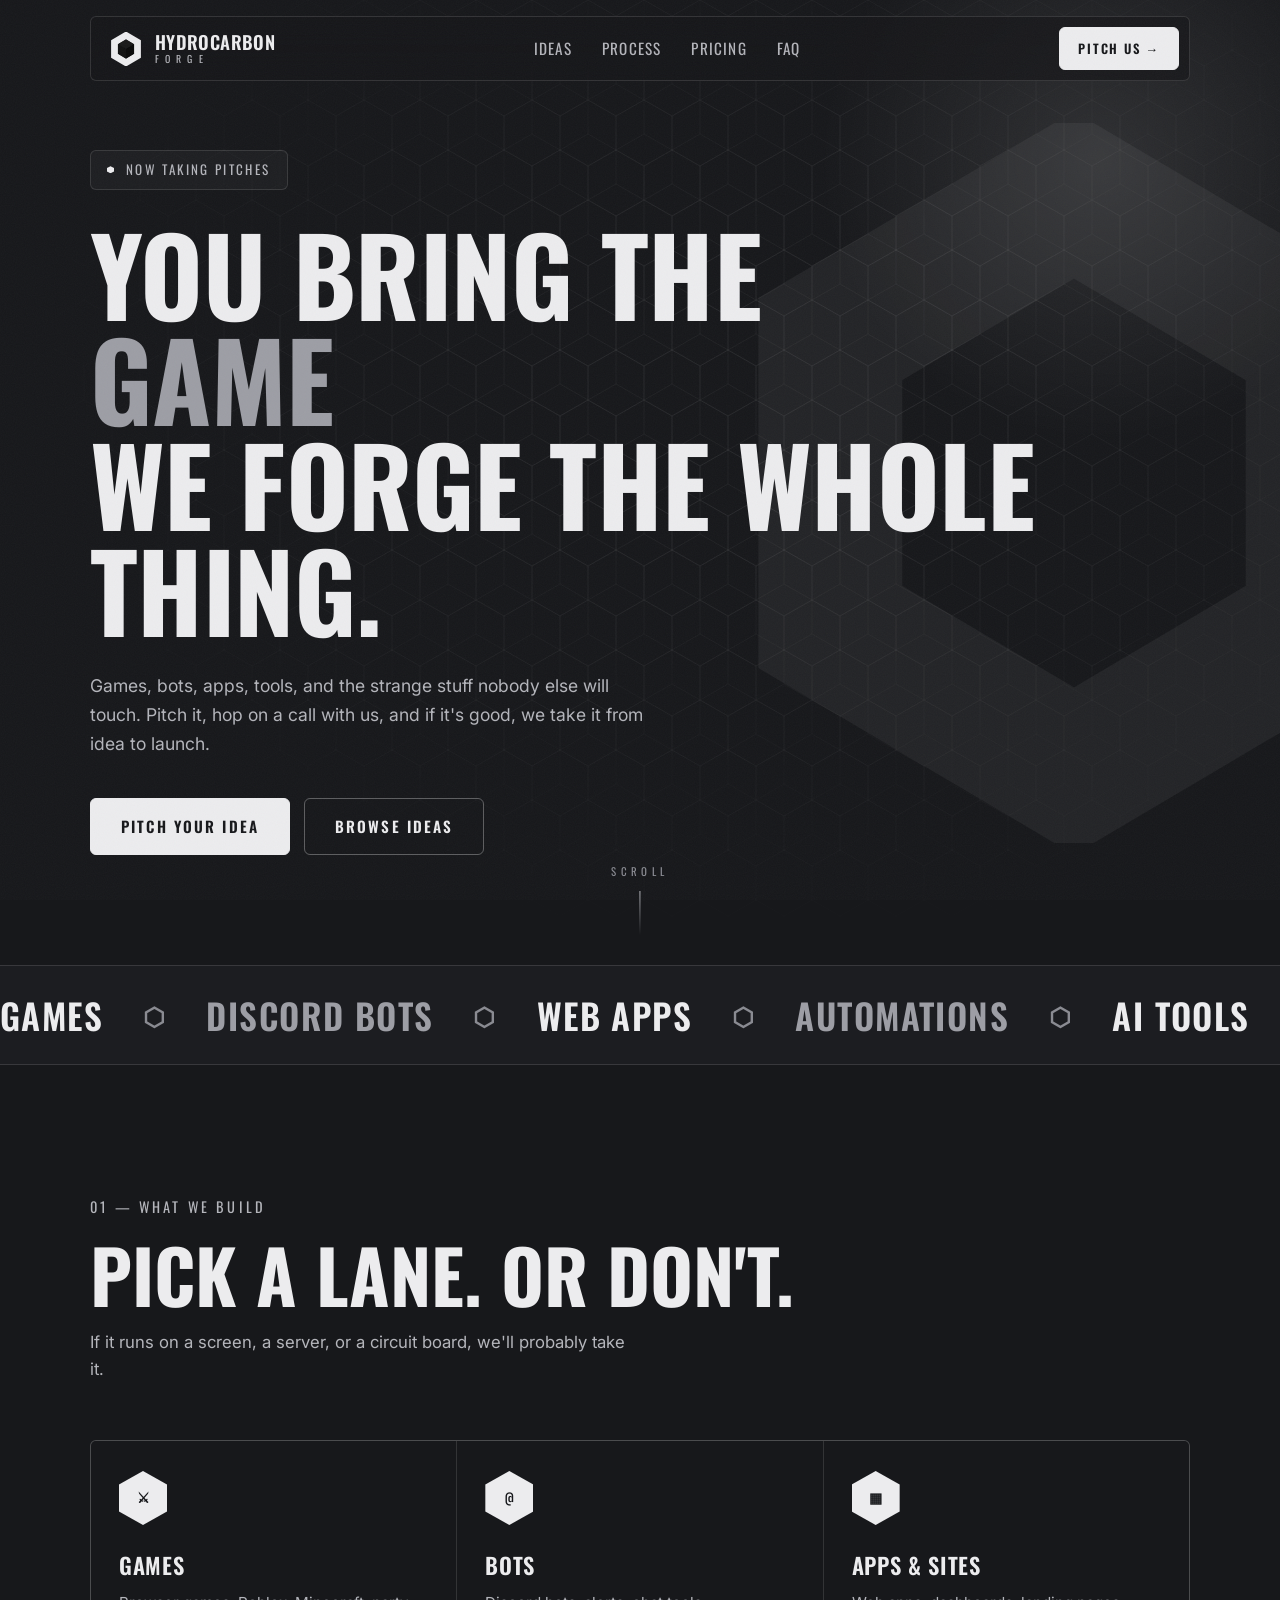
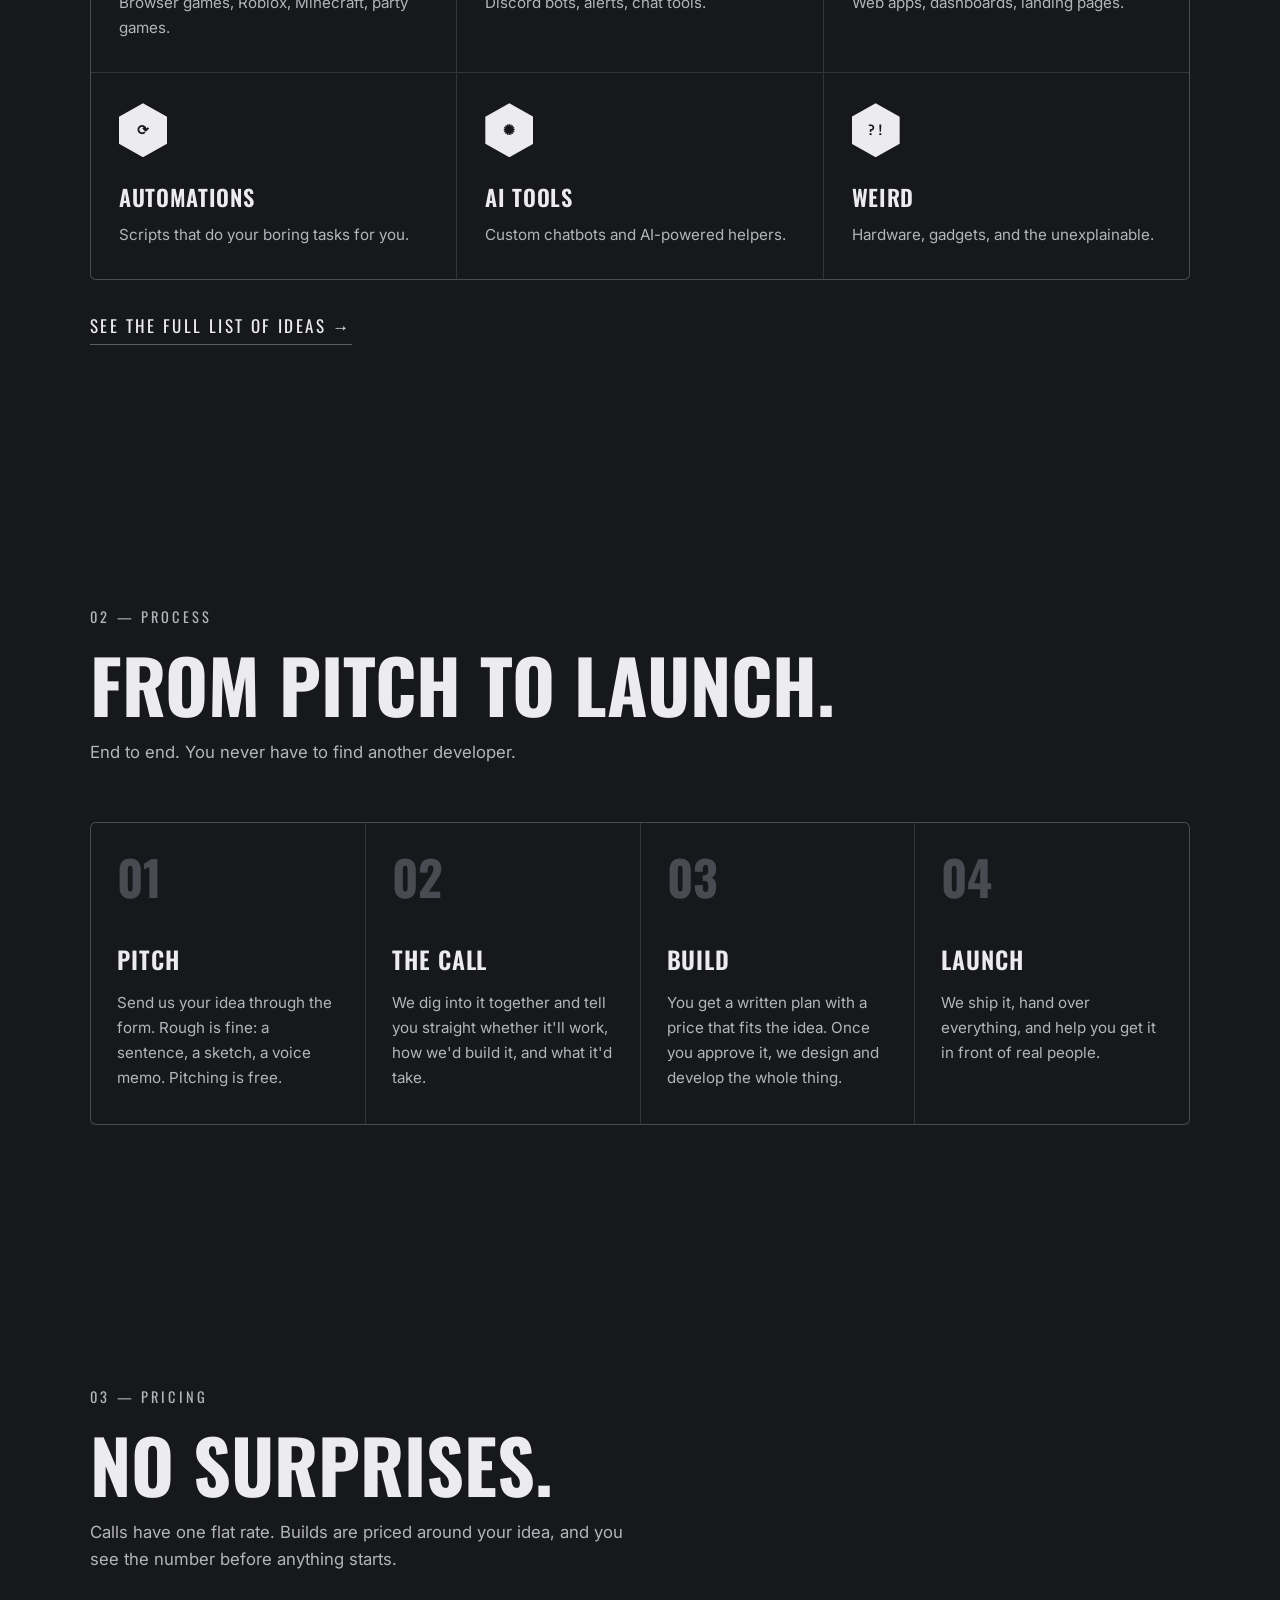
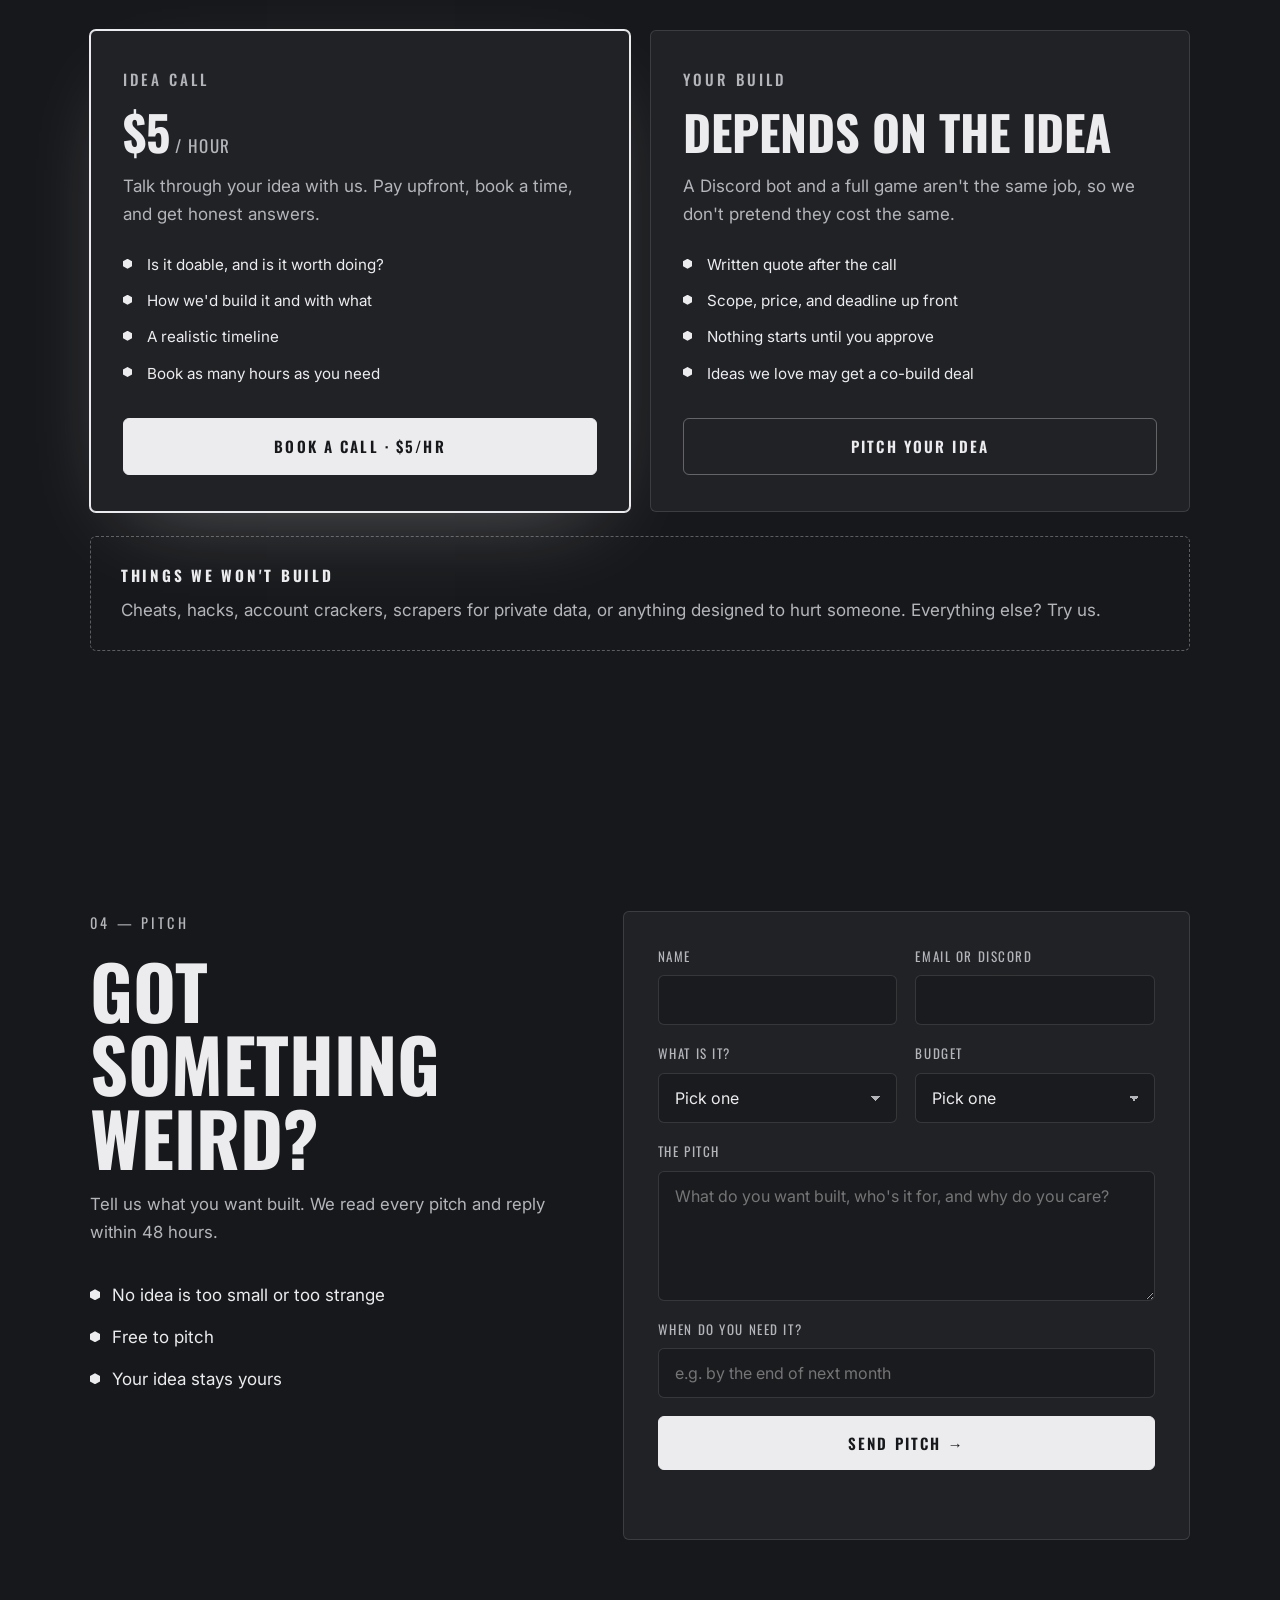
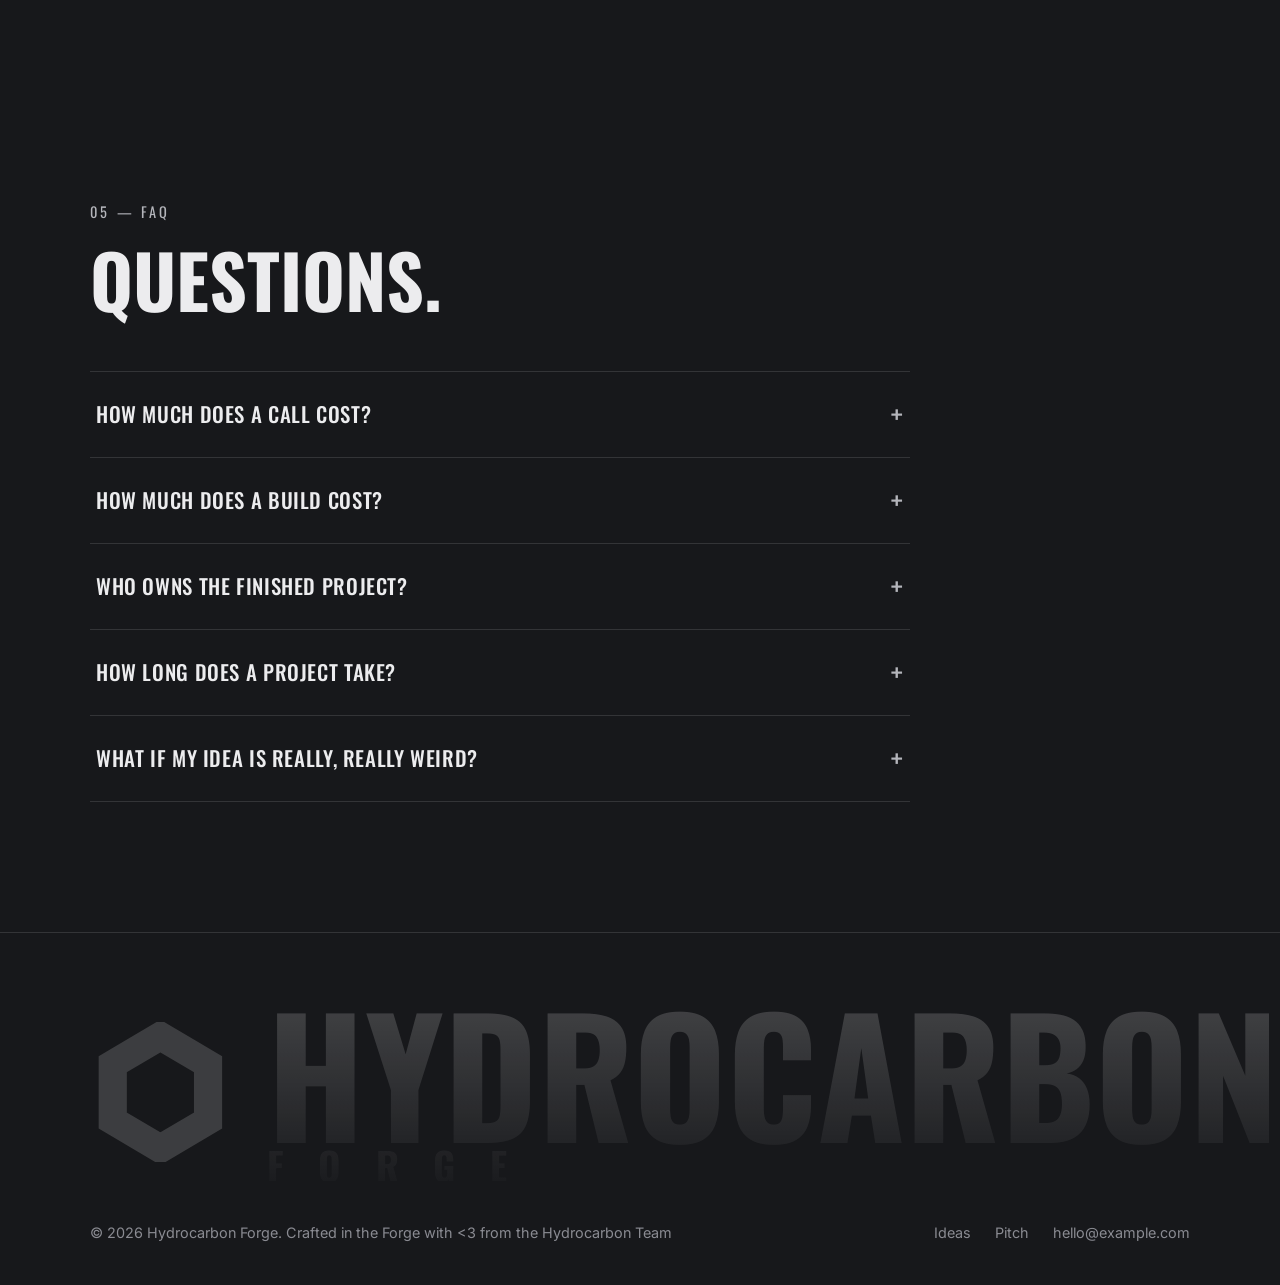
<file: index.html>
<!DOCTYPE html>
<html lang="en">
<head>
  <meta charset="UTF-8" />
  <meta name="viewport" content="width=device-width, initial-scale=1.0" />
  <title>Hydrocarbon Forge — You bring the weird idea. We forge the whole thing.</title>
  <meta name="description" content="Hydrocarbon Forge is a build-anything studio. Pitch us your game, bot, app, or strange idea — we talk it through, build it end to end, and help you launch." />
  <meta property="og:title" content="Hydrocarbon Forge" />
  <meta property="og:image" content="assets/logo.png" />
  <link rel="icon" href="assets/favicon.svg" type="image/svg+xml" />
  <link rel="preconnect" href="https://fonts.googleapis.com" />
  <link rel="preconnect" href="https://fonts.gstatic.com" crossorigin />
  <link href="https://fonts.googleapis.com/css2?family=Oswald:wght@400;500;600;700&family=Inter:wght@400;500;600&family=JetBrains+Mono:wght@400;600&display=swap" rel="stylesheet" />
  <link rel="stylesheet" href="styles.css" />
</head>
<body>
  <svg width="0" height="0" style="position:absolute" aria-hidden="true">
    <symbol id="hf-mark" viewBox="0 0 100 100">
      <path fill="none" stroke="currentColor" stroke-width="20" stroke-linecap="round" d="M50 10 L83.84 30 L83.84 70 L50 90 L16.16 70 L16.16 30 Z" />
      <path fill="#121212" d="M50.11 49 L50.02 77.6 L26.63 63.77 L26.62 36.13 Z" />
      <path fill="#0a0a0a" d="M50.02 49.43 L50.01 77.65 L73.41 63.83 L73.42 36.18 Z" />
      <path fill="#1a1a1a" d="M26.6 36.18 L50.02 49.43 L73.43 36.19 L50 22.34 Z" />
    </symbol>
    <symbol id="hf-ring" viewBox="0 0 100 100">
      <path fill="none" stroke="currentColor" stroke-width="20" stroke-linecap="round" d="M50 10 L83.84 30 L83.84 70 L50 90 L16.16 70 L16.16 30 Z" />
    </symbol>
  </svg>
  <div class="grain" aria-hidden="true"></div>
  <div class="cursor-glow" aria-hidden="true"></div>

  <header class="nav">
    <a href="index.html" class="logo" aria-label="Hydrocarbon Forge home">
      <svg class="logo-icon" aria-hidden="true"><use href="#hf-mark" /></svg>
      <span class="logo-text"><span class="logo-name">Hydrocarbon</span><span class="logo-sub">Forge</span></span>
    </a>
    <nav class="nav-links">
      <a href="ideas.html">Ideas</a>
      <a href="#process">Process</a>
      <a href="#pricing">Pricing</a>
      <a href="#faq">FAQ</a>
    </nav>
    <a href="#pitch" class="btn btn-small">Pitch us →</a>
  </header>

  <main id="top">
    <section class="hero">
      <div class="hero-bg" aria-hidden="true">
        <div class="glow"></div>
        <div class="hex-grid"></div>
        <svg class="hero-hex"><use href="#hf-ring" /></svg>
      </div>

      <p class="eyebrow reveal"><span class="dot"></span> Now taking pitches</p>
      <h1 class="hero-title reveal">
        You bring the<br />
        <span class="rotator" aria-live="polite"><span class="rotator-word">weird idea</span></span><br />
        We forge the whole thing.
      </h1>
      <p class="hero-sub reveal">
        Games, bots, apps, tools, and the strange stuff nobody else will touch.
        Pitch it, hop on a call with us, and if it's good, we take it from idea to launch.
      </p>
      <div class="hero-cta reveal">
        <a href="#pitch" class="btn">Pitch your idea</a>
        <a href="ideas.html" class="btn btn-ghost">Browse ideas</a>
      </div>

      <div class="scroll-hint" aria-hidden="true">
        <span>scroll</span>
        <div class="scroll-line"></div>
      </div>
    </section>

    <div class="marquee" aria-hidden="true">
      <div class="marquee-track">
        <span>Games</span><span>⬡</span><span>Discord bots</span><span>⬡</span><span>Web apps</span><span>⬡</span>
        <span>Automations</span><span>⬡</span><span>AI tools</span><span>⬡</span><span>Calculator programs</span><span>⬡</span>
        <span>Roblox & Minecraft</span><span>⬡</span><span>Weird one-offs</span><span>⬡</span>
        <span>Games</span><span>⬡</span><span>Discord bots</span><span>⬡</span><span>Web apps</span><span>⬡</span>
        <span>Automations</span><span>⬡</span><span>AI tools</span><span>⬡</span><span>Calculator programs</span><span>⬡</span>
        <span>Roblox & Minecraft</span><span>⬡</span><span>Weird one-offs</span><span>⬡</span>
      </div>
    </div>

    <section id="build" class="section">
      <div class="section-head reveal">
        <p class="kicker">01 — What we build</p>
        <h2>Pick a lane. Or don't.</h2>
        <p class="section-sub">If it runs on a screen, a server, or a circuit board, we'll probably take it.</p>
      </div>

      <div class="cats">
        <a href="ideas.html#games" class="cat reveal"><span class="cat-icon">⚔</span><h3>Games</h3><p>Browser games, Roblox, Minecraft, party games.</p></a>
        <a href="ideas.html#bots" class="cat reveal"><span class="cat-icon">@</span><h3>Bots</h3><p>Discord bots, alerts, chat tools.</p></a>
        <a href="ideas.html#apps" class="cat reveal"><span class="cat-icon">▦</span><h3>Apps & sites</h3><p>Web apps, dashboards, landing pages.</p></a>
        <a href="ideas.html#automations" class="cat reveal"><span class="cat-icon">⟳</span><h3>Automations</h3><p>Scripts that do your boring tasks for you.</p></a>
        <a href="ideas.html#ai" class="cat reveal"><span class="cat-icon">✺</span><h3>AI tools</h3><p>Custom chatbots and AI-powered helpers.</p></a>
        <a href="ideas.html#weird" class="cat reveal"><span class="cat-icon">?!</span><h3>Weird</h3><p>Hardware, gadgets, and the unexplainable.</p></a>
      </div>

      <a href="ideas.html" class="text-link reveal">See the full list of ideas →</a>
    </section>

    <section id="process" class="section">
      <div class="section-head reveal">
        <p class="kicker">02 — Process</p>
        <h2>From pitch to launch.</h2>
        <p class="section-sub">End to end. You never have to find another developer.</p>
      </div>

      <ol class="steps">
        <li class="step reveal">
          <span class="step-num">01</span>
          <h3>Pitch</h3>
          <p>Send us your idea through the form. Rough is fine: a sentence, a sketch, a voice memo. Pitching is free.</p>
        </li>
        <li class="step reveal">
          <span class="step-num">02</span>
          <h3>The Call</h3>
          <p>We dig into it together and tell you straight whether it'll work, how we'd build it, and what it'd take.</p>
        </li>
        <li class="step reveal">
          <span class="step-num">03</span>
          <h3>Build</h3>
          <p>You get a written plan with a price that fits the idea. Once you approve it, we design and develop the whole thing.</p>
        </li>
        <li class="step reveal">
          <span class="step-num">04</span>
          <h3>Launch</h3>
          <p>We ship it, hand over everything, and help you get it in front of real people.</p>
        </li>
      </ol>
    </section>

    <section id="pricing" class="section">
      <div class="section-head reveal">
        <p class="kicker">03 — Pricing</p>
        <h2>No surprises.</h2>
        <p class="section-sub">Calls have one flat rate. Builds are priced around your idea, and you see the number before anything starts.</p>
      </div>

      <div class="plans">
        <article class="plan plan-featured reveal">
          <h3>Idea Call</h3>
          <p class="price"><span>$5</span> / hour</p>
          <p class="plan-desc">Talk through your idea with us. Pay upfront, book a time, and get honest answers.</p>
          <ul>
            <li>Is it doable, and is it worth doing?</li>
            <li>How we'd build it and with what</li>
            <li>A realistic timeline</li>
            <li>Book as many hours as you need</li>
          </ul>
          <a href="#pitch" class="btn" data-stripe-call>Book a call · $5/hr</a>
        </article>

        <article class="plan reveal">
          <h3>Your Build</h3>
          <p class="price price-text"><span>Depends on the idea</span></p>
          <p class="plan-desc">A Discord bot and a full game aren't the same job, so we don't pretend they cost the same.</p>
          <ul>
            <li>Written quote after the call</li>
            <li>Scope, price, and deadline up front</li>
            <li>Nothing starts until you approve</li>
            <li>Ideas we love may get a co-build deal</li>
          </ul>
          <a href="#pitch" class="btn btn-ghost">Pitch your idea</a>
        </article>
      </div>

      <div class="nope reveal">
        <h3>Things we won't build</h3>
        <p>Cheats, hacks, account crackers, scrapers for private data, or anything designed to hurt someone. Everything else? Try us.</p>
      </div>
    </section>

    <section id="pitch" class="section">
      <div class="pitch-wrap">
        <div class="pitch-copy reveal">
          <p class="kicker">04 — Pitch</p>
          <h2>Got something weird?</h2>
          <p class="section-sub">Tell us what you want built. We read every pitch and reply within 48 hours.</p>
          <ul class="pitch-points">
            <li><span aria-hidden="true">⬡</span> No idea is too small or too strange</li>
            <li><span aria-hidden="true">⬡</span> Free to pitch</li>
            <li><span aria-hidden="true">⬡</span> Your idea stays yours</li>
          </ul>
        </div>

        <form class="pitch-form reveal" id="pitch-form" novalidate>
          <div class="field-row">
            <label>
              <span>Name</span>
              <input type="text" name="name" required autocomplete="name" />
            </label>
            <label>
              <span>Email or Discord</span>
              <input type="text" name="contact" required />
            </label>
          </div>
          <div class="field-row">
            <label>
              <span>What is it?</span>
              <select name="type" required>
                <option value="">Pick one</option>
                <option>Game</option>
                <option>Bot</option>
                <option>Website or app</option>
                <option>Automation or tool</option>
                <option>AI tool</option>
                <option>Something weird</option>
              </select>
            </label>
            <label>
              <span>Budget</span>
              <select name="budget" required>
                <option value="">Pick one</option>
                <option>Not sure yet</option>
                <option>Under $100</option>
                <option>$100 – $300</option>
                <option>$300 – $1,000</option>
                <option>$1,000+</option>
              </select>
            </label>
          </div>
          <label>
            <span>The pitch</span>
            <textarea name="idea" rows="5" required placeholder="What do you want built, who's it for, and why do you care?"></textarea>
          </label>
          <label>
            <span>When do you need it?</span>
            <input type="text" name="deadline" placeholder="e.g. by the end of next month" />
          </label>
          <button type="submit" class="btn btn-full">Send pitch →</button>
          <p class="form-status" id="form-status" role="status"></p>
        </form>
      </div>
    </section>

    <section id="faq" class="section">
      <div class="section-head reveal">
        <p class="kicker">05 — FAQ</p>
        <h2>Questions.</h2>
      </div>
      <div class="faq">
        <details class="reveal">
          <summary>How much does a call cost?</summary>
          <p>$5 an hour, paid upfront through Stripe. After you pay, you pick a time and we meet over video.</p>
        </details>
        <details class="reveal">
          <summary>How much does a build cost?</summary>
          <p>It depends on the idea. After the call we send a written quote with the scope, price, and deadline. Nothing starts until you approve it.</p>
        </details>
        <details class="reveal">
          <summary>Who owns the finished project?</summary>
          <p>You do. If we co-build something with you for a share of what it earns, we agree on that in writing before any work starts.</p>
        </details>
        <details class="reveal">
          <summary>How long does a project take?</summary>
          <p>Small builds take days. Bigger games and apps take a few weeks. You'll get a deadline in your quote.</p>
        </details>
        <details class="reveal">
          <summary>What if my idea is really, really weird?</summary>
          <p>Good. That's our favorite kind.</p>
        </details>
      </div>
    </section>
  </main>

  <footer class="footer">
    <div class="footer-brand">
      <svg class="logo-icon" aria-hidden="true"><use href="#hf-ring" /></svg>
      <div class="footer-big">Hydrocarbon<small>Forge</small></div>
    </div>
    <div class="footer-row">
      <p>© <span id="year"></span> Hydrocarbon Forge. Crafted in the Forge with &lt;3 from the Hydrocarbon Team</p>
      <div class="footer-links">
        <a href="ideas.html">Ideas</a>
        <a href="#pitch">Pitch</a>
        <a href="mailto:hello@example.com" data-contact-email>hello@example.com</a>
      </div>
    </div>
  </footer>

  <script src="script.js"></script>
</body>
</html>
</file>
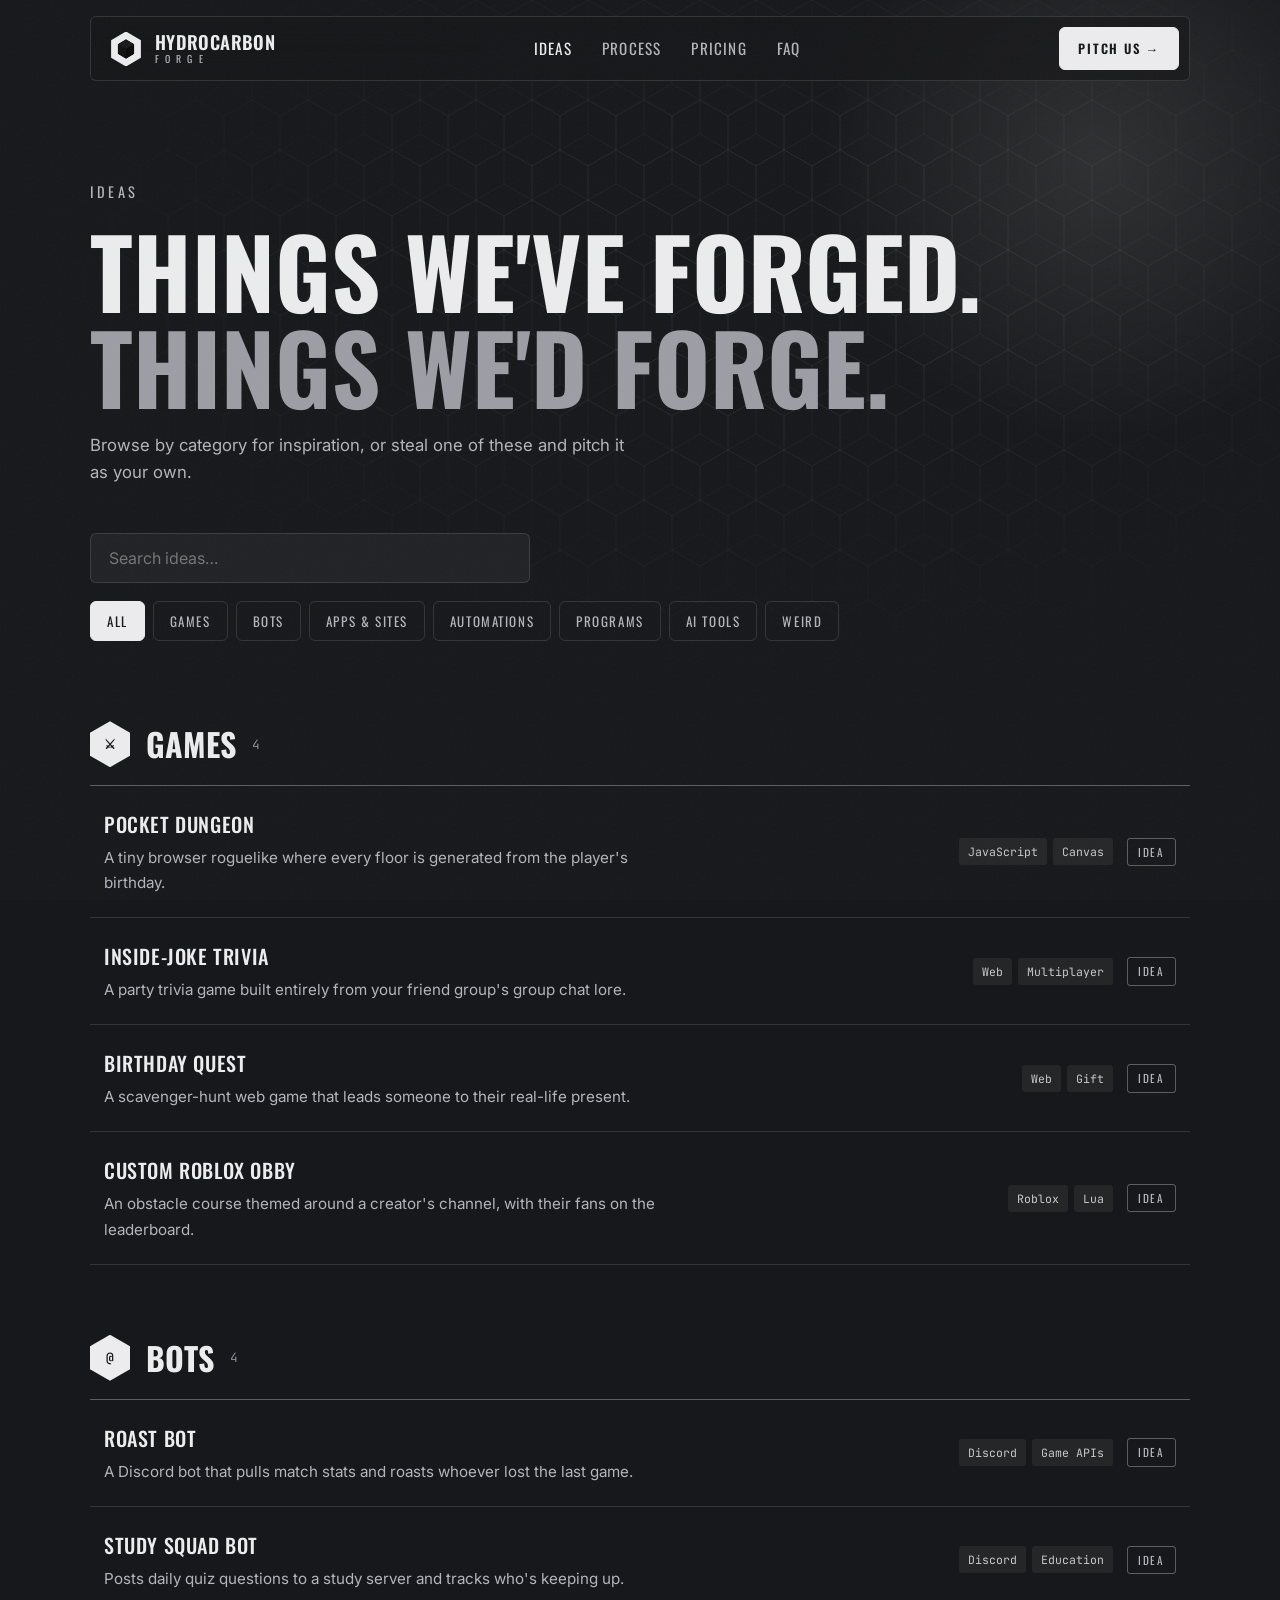
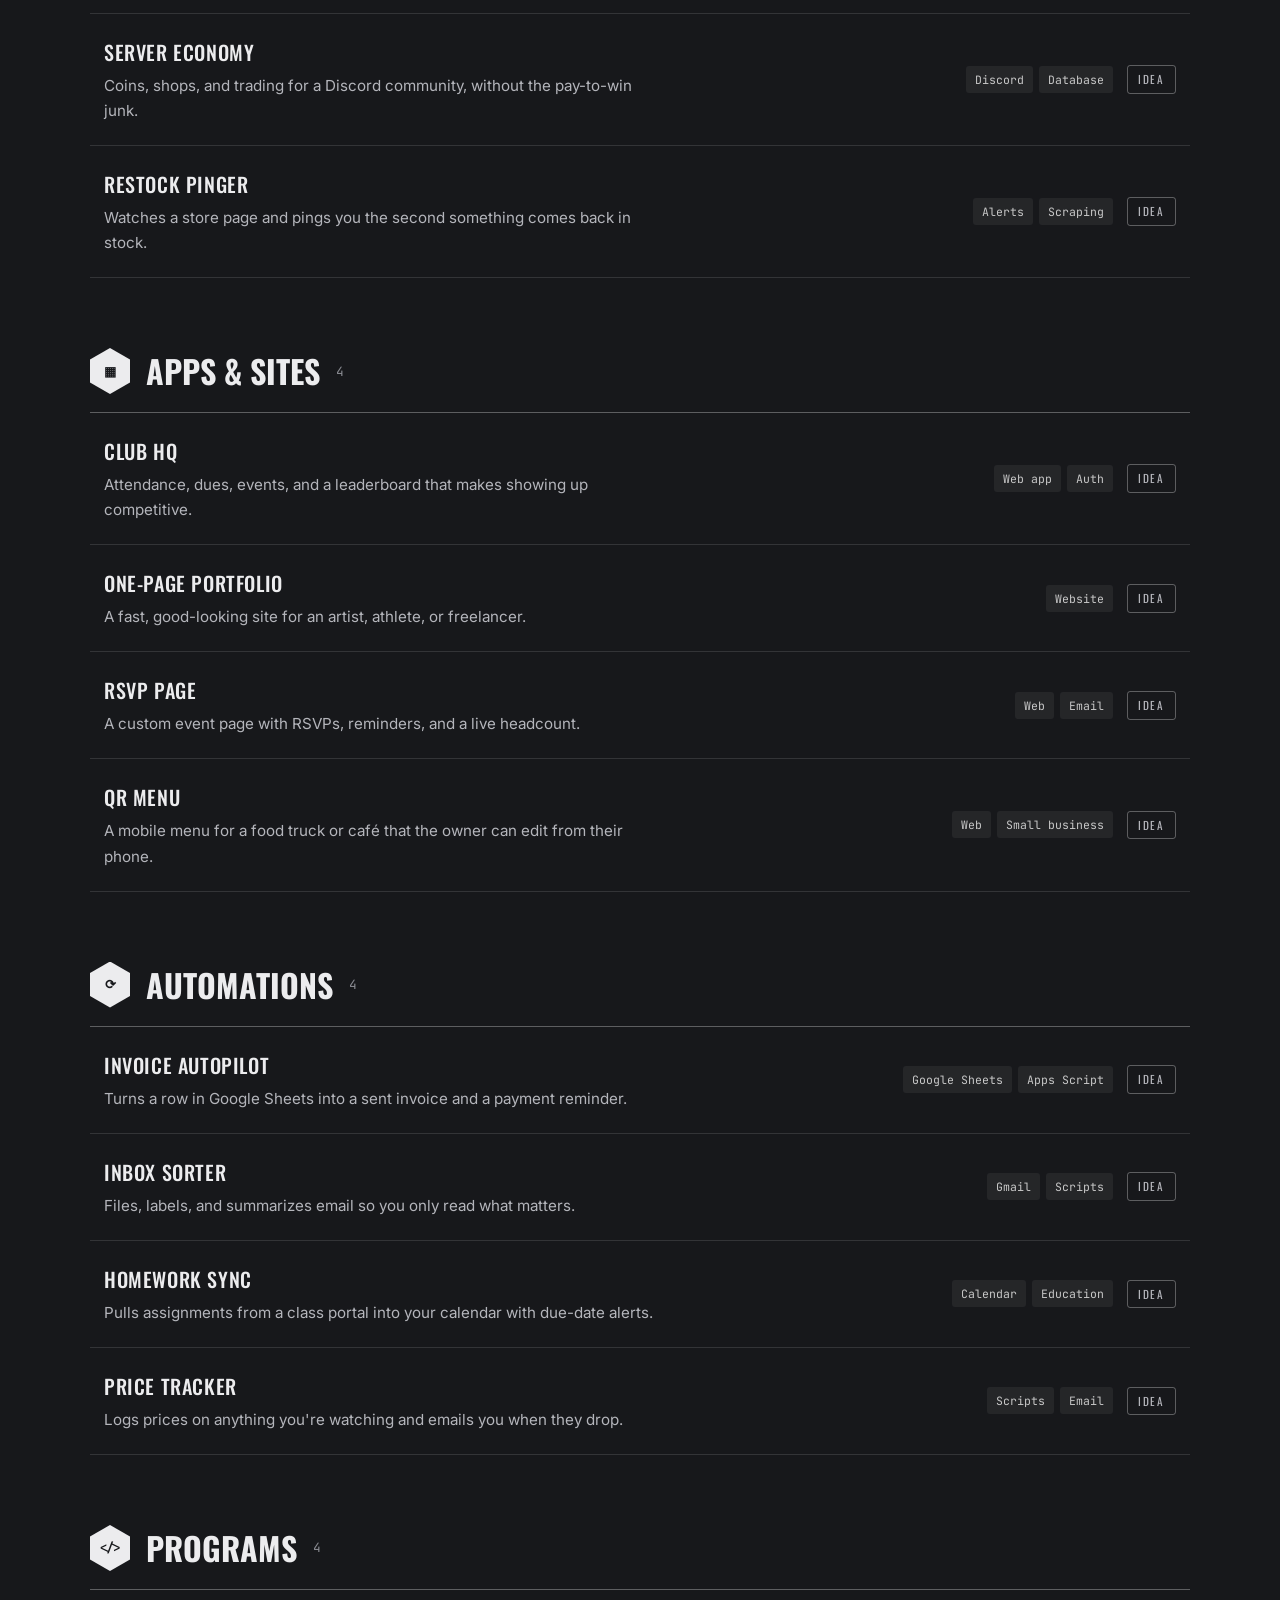
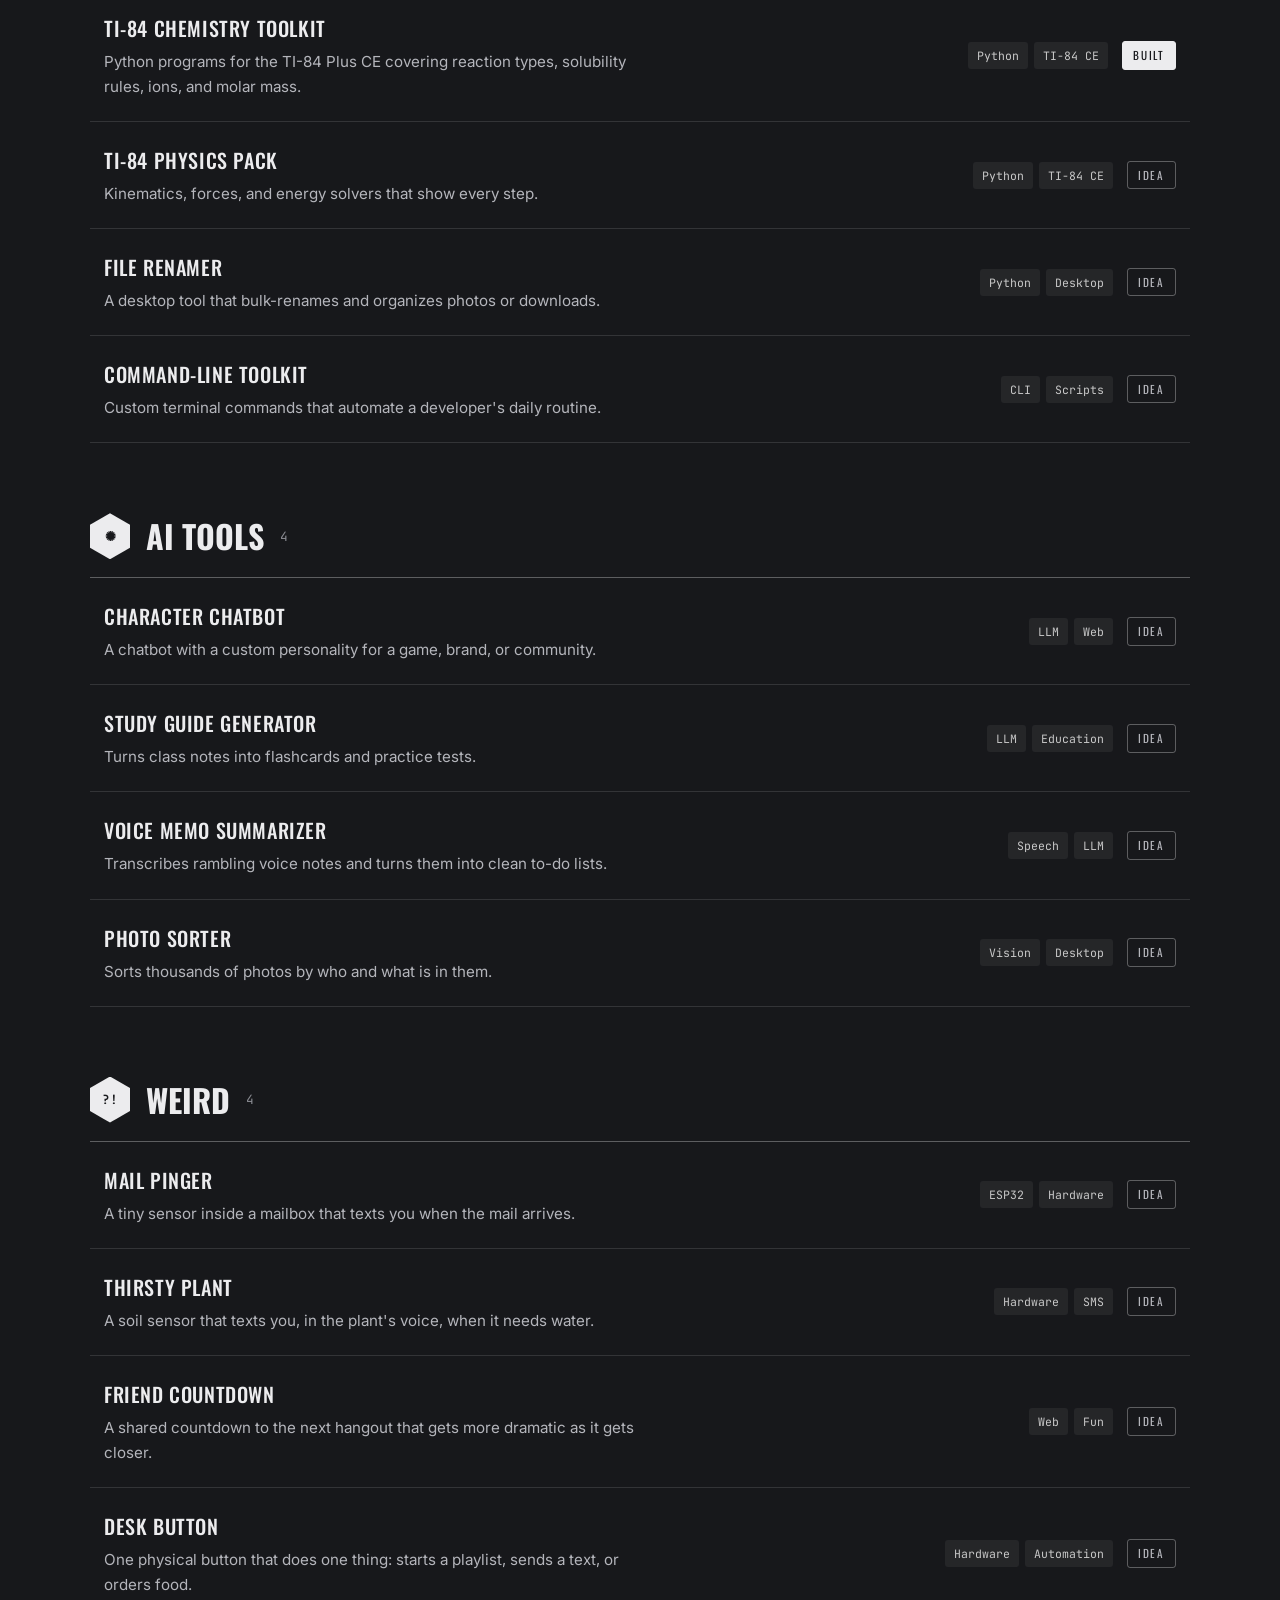
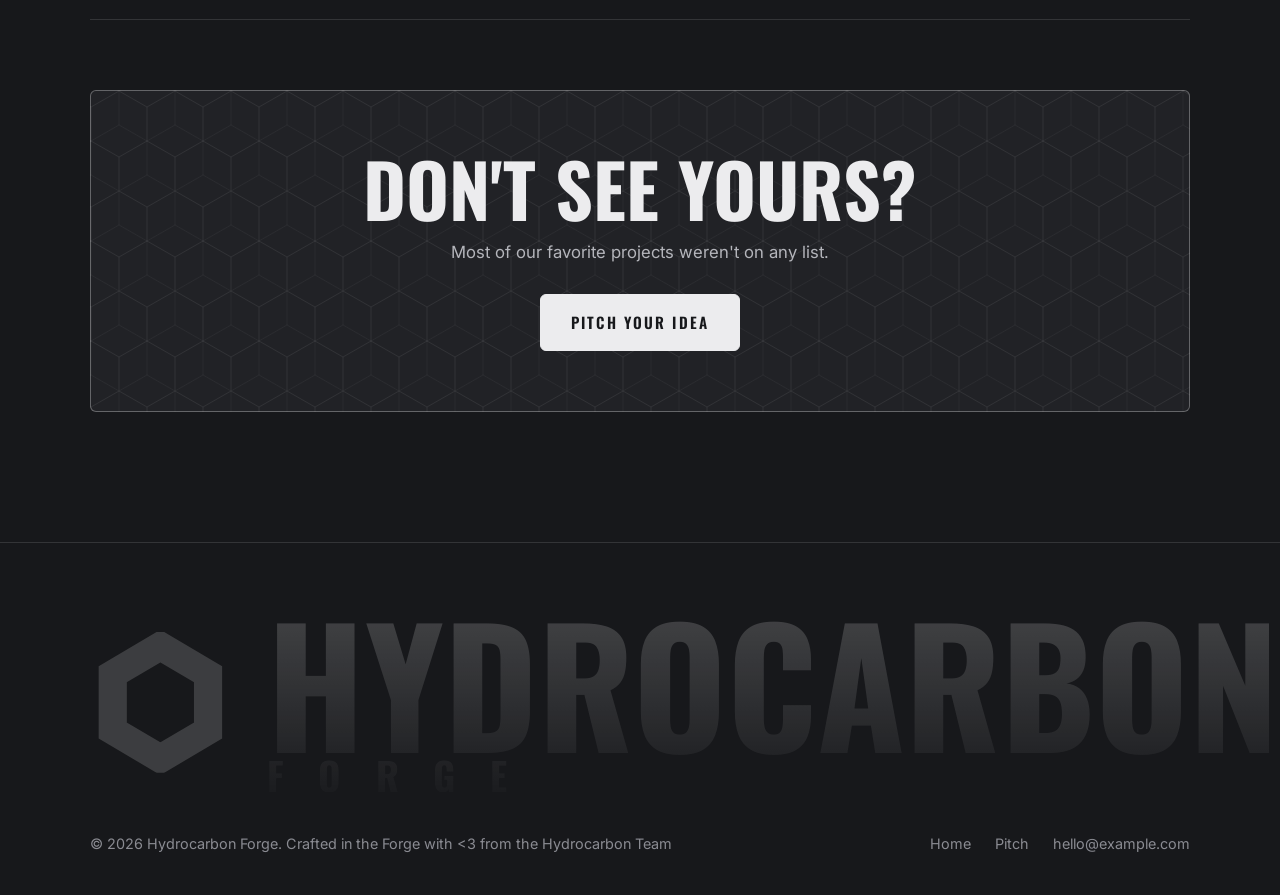
<file: ideas.html>
<!DOCTYPE html>
<html lang="en">
<head>
  <meta charset="UTF-8" />
  <meta name="viewport" content="width=device-width, initial-scale=1.0" />
  <title>Ideas — Hydrocarbon Forge</title>
  <meta name="description" content="Things we've forged and things we'd forge: games, bots, apps, automations, AI tools, and weird one-offs." />
  <meta property="og:title" content="Ideas — Hydrocarbon Forge" />
  <meta property="og:image" content="assets/logo.png" />
  <link rel="icon" href="assets/favicon.svg" type="image/svg+xml" />
  <link rel="preconnect" href="https://fonts.googleapis.com" />
  <link rel="preconnect" href="https://fonts.gstatic.com" crossorigin />
  <link href="https://fonts.googleapis.com/css2?family=Oswald:wght@400;500;600;700&family=Inter:wght@400;500;600&family=JetBrains+Mono:wght@400;600&display=swap" rel="stylesheet" />
  <link rel="stylesheet" href="styles.css" />
</head>
<body>
  <svg width="0" height="0" style="position:absolute" aria-hidden="true">
    <symbol id="hf-mark" viewBox="0 0 100 100">
      <path fill="none" stroke="currentColor" stroke-width="20" stroke-linecap="round" d="M50 10 L83.84 30 L83.84 70 L50 90 L16.16 70 L16.16 30 Z" />
      <path fill="#121212" d="M50.11 49 L50.02 77.6 L26.63 63.77 L26.62 36.13 Z" />
      <path fill="#0a0a0a" d="M50.02 49.43 L50.01 77.65 L73.41 63.83 L73.42 36.18 Z" />
      <path fill="#1a1a1a" d="M26.6 36.18 L50.02 49.43 L73.43 36.19 L50 22.34 Z" />
    </symbol>
    <symbol id="hf-ring" viewBox="0 0 100 100">
      <path fill="none" stroke="currentColor" stroke-width="20" stroke-linecap="round" d="M50 10 L83.84 30 L83.84 70 L50 90 L16.16 70 L16.16 30 Z" />
    </symbol>
  </svg>
  <div class="grain" aria-hidden="true"></div>
  <div class="cursor-glow" aria-hidden="true"></div>

  <header class="nav">
    <a href="index.html" class="logo" aria-label="Hydrocarbon Forge home">
      <svg class="logo-icon" aria-hidden="true"><use href="#hf-mark" /></svg>
      <span class="logo-text"><span class="logo-name">Hydrocarbon</span><span class="logo-sub">Forge</span></span>
    </a>
    <nav class="nav-links">
      <a href="ideas.html" class="current">Ideas</a>
      <a href="index.html#process">Process</a>
      <a href="index.html#pricing">Pricing</a>
      <a href="index.html#faq">FAQ</a>
    </nav>
    <a href="index.html#pitch" class="btn btn-small">Pitch us →</a>
  </header>

  <main>
    <section class="page-hero">
      <div class="hero-bg" aria-hidden="true">
        <div class="glow"></div>
        <div class="hex-grid"></div>
      </div>
      <p class="kicker reveal">Ideas</p>
      <h1 class="page-title reveal">Things we've forged.<br /><span class="outline">Things we'd forge.</span></h1>
      <p class="section-sub reveal">Browse by category for inspiration, or steal one of these and pitch it as your own.</p>

      <div class="ideas-tools reveal">
        <input type="search" id="idea-search" class="search" placeholder="Search ideas…" aria-label="Search ideas" />
        <div class="filters" id="idea-filters" role="tablist" aria-label="Filter by category"></div>
      </div>
    </section>

    <section class="section ideas-section">
      <div id="idea-list"></div>
      <p class="empty" id="idea-empty" hidden>Nothing matches that. Which means you should probably pitch it.</p>

      <div class="ideas-cta reveal">
        <h2>Don't see yours?</h2>
        <p class="section-sub">Most of our favorite projects weren't on any list.</p>
        <a href="index.html#pitch" class="btn">Pitch your idea</a>
      </div>
    </section>
  </main>

  <footer class="footer">
    <div class="footer-brand">
      <svg class="logo-icon" aria-hidden="true"><use href="#hf-ring" /></svg>
      <div class="footer-big">Hydrocarbon<small>Forge</small></div>
    </div>
    <div class="footer-row">
      <p>© <span id="year"></span> Hydrocarbon Forge. Crafted in the Forge with &lt;3 from the Hydrocarbon Team</p>
      <div class="footer-links">
        <a href="index.html">Home</a>
        <a href="index.html#pitch">Pitch</a>
        <a href="mailto:hello@example.com" data-contact-email>hello@example.com</a>
      </div>
    </div>
  </footer>

  <script src="script.js"></script>
</body>
</html>
</file>
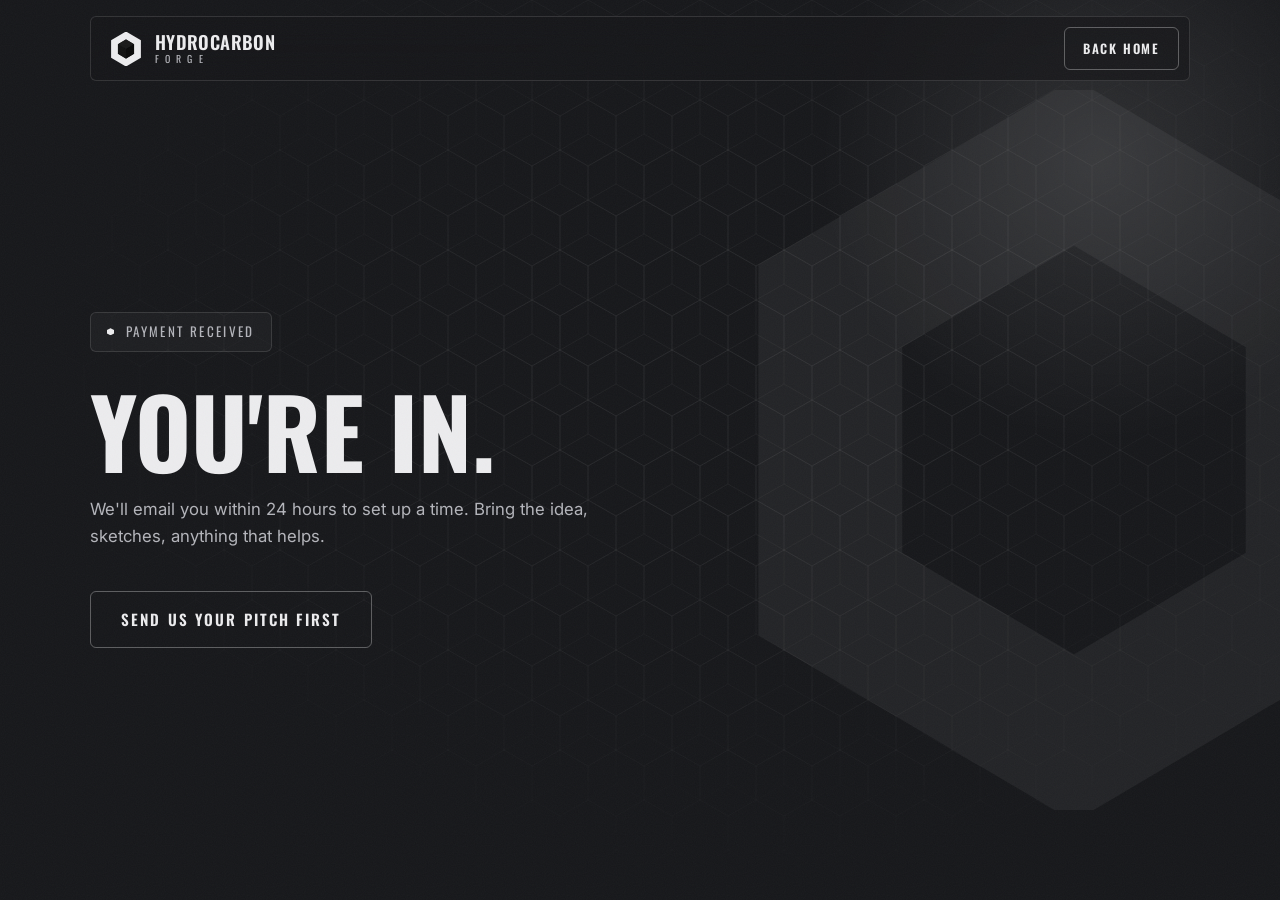
<file: thanks.html>
<!DOCTYPE html>
<html lang="en">
<head>
  <meta charset="UTF-8" />
  <meta name="viewport" content="width=device-width, initial-scale=1.0" />
  <title>Call booked — Hydrocarbon Forge</title>
  <meta name="robots" content="noindex" />
  <link rel="icon" href="assets/favicon.svg" type="image/svg+xml" />
  <link rel="preconnect" href="https://fonts.googleapis.com" />
  <link rel="preconnect" href="https://fonts.gstatic.com" crossorigin />
  <link href="https://fonts.googleapis.com/css2?family=Oswald:wght@400;500;600;700&family=Inter:wght@400;500;600&family=JetBrains+Mono:wght@400;600&display=swap" rel="stylesheet" />
  <link rel="stylesheet" href="styles.css" />
</head>
<body>
  <svg width="0" height="0" style="position:absolute" aria-hidden="true">
    <symbol id="hf-mark" viewBox="0 0 100 100">
      <path fill="none" stroke="currentColor" stroke-width="20" stroke-linecap="round" d="M50 10 L83.84 30 L83.84 70 L50 90 L16.16 70 L16.16 30 Z" />
      <path fill="#121212" d="M50.11 49 L50.02 77.6 L26.63 63.77 L26.62 36.13 Z" />
      <path fill="#0a0a0a" d="M50.02 49.43 L50.01 77.65 L73.41 63.83 L73.42 36.18 Z" />
      <path fill="#1a1a1a" d="M26.6 36.18 L50.02 49.43 L73.43 36.19 L50 22.34 Z" />
    </symbol>
    <symbol id="hf-ring" viewBox="0 0 100 100">
      <path fill="none" stroke="currentColor" stroke-width="20" stroke-linecap="round" d="M50 10 L83.84 30 L83.84 70 L50 90 L16.16 70 L16.16 30 Z" />
    </symbol>
  </svg>
  <div class="grain" aria-hidden="true"></div>

  <header class="nav">
    <a href="index.html" class="logo" aria-label="Hydrocarbon Forge home">
      <svg class="logo-icon" aria-hidden="true"><use href="#hf-mark" /></svg>
      <span class="logo-text"><span class="logo-name">Hydrocarbon</span><span class="logo-sub">Forge</span></span>
    </a>
    <a href="index.html" class="btn btn-small btn-ghost">Back home</a>
  </header>

  <main class="thanks">
    <div class="hero-bg" aria-hidden="true">
      <div class="glow"></div>
      <div class="hex-grid"></div>
      <svg class="hero-hex"><use href="#hf-ring" /></svg>
    </div>
    <p class="eyebrow reveal"><span class="dot"></span> Payment received</p>
    <h1 class="page-title reveal">You're in.</h1>
    <p class="section-sub reveal" id="thanks-copy">Pick a time for your call below. Bring the idea, sketches, anything that helps.</p>
    <div class="hero-cta reveal">
      <a href="#" class="btn" id="booking-btn" target="_blank" rel="noopener">Pick a time →</a>
      <a href="index.html#pitch" class="btn btn-ghost">Send us your pitch first</a>
    </div>
  </main>

  <script src="script.js"></script>
</body>
</html>
</file>
<file: styles.css>
:root {
  --bg: #17181b;
  --bg-2: #1c1d21;
  --card: #212226;
  --card-hover: #28292e;
  --field: #1a1b1e;
  --line: rgba(255, 255, 255, 0.12);
  --line-strong: rgba(255, 255, 255, 0.3);
  --text: #ececee;
  --muted: #b4b5bb;
  --dim: #8a8b92;
  --accent-grey: #9d9ea5;
  --radius: 6px;
  --display: "Oswald", "Arial Narrow", sans-serif;
  --font: "Inter", system-ui, sans-serif;
  --mono: "JetBrains Mono", ui-monospace, monospace;
  --hex-pattern: url("data:image/svg+xml,%3Csvg xmlns='http://www.w3.org/2000/svg' width='56' height='100'%3E%3Cpath d='M28 66L0 50L0 16L28 0L56 16L56 50L28 66L28 100' fill='none' stroke='%23ffffff' stroke-opacity='0.07' stroke-width='1'/%3E%3Cpath d='M28 0L28 34L0 50L0 84L28 100L56 84L56 50L28 34' fill='none' stroke='%23ffffff' stroke-opacity='0.04' stroke-width='1'/%3E%3C/svg%3E");
}

* { box-sizing: border-box; margin: 0; padding: 0; }

html { scroll-behavior: smooth; }

body {
  background: var(--bg);
  color: var(--text);
  font-family: var(--font);
  font-size: 17px;
  line-height: 1.65;
  overflow-x: hidden;
  -webkit-font-smoothing: antialiased;
}

a { color: inherit; text-decoration: none; }

::selection { background: var(--text); color: var(--bg); }

[hidden] { display: none !important; }

.grain {
  position: fixed;
  inset: 0;
  pointer-events: none;
  z-index: 100;
  opacity: 0.035;
  background-image: url("data:image/svg+xml,%3Csvg xmlns='http://www.w3.org/2000/svg' width='160' height='160'%3E%3Cfilter id='n'%3E%3CfeTurbulence type='fractalNoise' baseFrequency='0.9' numOctaves='3' stitchTiles='stitch'/%3E%3C/filter%3E%3Crect width='100%25' height='100%25' filter='url(%23n)'/%3E%3C/svg%3E");
}

.cursor-glow {
  position: fixed;
  width: 520px;
  height: 520px;
  border-radius: 50%;
  pointer-events: none;
  z-index: 0;
  background: radial-gradient(circle, rgba(255, 255, 255, 0.06), transparent 65%);
  transform: translate(-50%, -50%);
  left: -600px;
  top: -600px;
}

/* Nav */
.nav {
  position: fixed;
  top: 16px;
  left: 50%;
  transform: translateX(-50%);
  width: min(1100px, calc(100% - 32px));
  display: flex;
  align-items: center;
  justify-content: space-between;
  padding: 10px 10px 10px 18px;
  border: 1px solid var(--line);
  border-radius: var(--radius);
  background: rgba(23, 24, 27, 0.7);
  backdrop-filter: blur(16px);
  -webkit-backdrop-filter: blur(16px);
  z-index: 50;
  transition: background 0.3s, border-color 0.3s;
}

.nav.scrolled { background: rgba(23, 24, 27, 0.92); border-color: var(--line-strong); }

.logo { display: flex; align-items: center; gap: 12px; }

.logo-icon { width: 34px; height: 34px; color: var(--text); flex-shrink: 0; transition: transform 0.6s cubic-bezier(0.2, 0.8, 0.2, 1); }

.logo:hover .logo-icon { transform: rotate(60deg); }

.logo-text { display: flex; flex-direction: column; line-height: 1; }

.logo-name { font-family: var(--display); font-weight: 600; font-size: 1.15rem; letter-spacing: 0.02em; text-transform: uppercase; }

.logo-sub { font-family: var(--display); font-size: 0.62rem; letter-spacing: 0.62em; text-transform: uppercase; color: var(--muted); margin-top: 3px; }

.nav-links { display: flex; gap: 30px; }

.nav-links a {
  font-family: var(--display);
  text-transform: uppercase;
  letter-spacing: 0.08em;
  font-size: 0.95rem;
  color: var(--muted);
  transition: color 0.2s;
}

.nav-links a:hover,
.nav-links a.current { color: var(--text); }

/* Buttons */
.btn {
  display: inline-flex;
  align-items: center;
  justify-content: center;
  gap: 8px;
  padding: 15px 30px;
  border-radius: var(--radius);
  background: var(--text);
  color: var(--bg);
  font-family: var(--display);
  font-weight: 600;
  font-size: 0.95rem;
  letter-spacing: 0.14em;
  text-transform: uppercase;
  border: 1px solid var(--text);
  cursor: pointer;
  transition: transform 0.2s, box-shadow 0.3s, background 0.2s, color 0.2s;
}

.btn:hover { transform: translateY(-2px); box-shadow: 0 0 0 4px rgba(255, 255, 255, 0.14), 0 14px 40px -10px rgba(255, 255, 255, 0.35); }

.btn-ghost { background: transparent; color: var(--text); border-color: var(--line-strong); }

.btn-ghost:hover { background: var(--text); color: var(--bg); }

.btn-small { padding: 10px 18px; font-size: 0.8rem; }

.btn-full { width: 100%; }

/* Backgrounds */
.hero-bg { position: absolute; inset: 0; z-index: -1; pointer-events: none; }

.hex-grid {
  position: absolute;
  inset: 0;
  background-image: var(--hex-pattern);
  mask-image: radial-gradient(ellipse at 60% 40%, black 20%, transparent 72%);
  -webkit-mask-image: radial-gradient(ellipse at 60% 40%, black 20%, transparent 72%);
}

.glow {
  position: absolute;
  width: 640px;
  height: 640px;
  border-radius: 50%;
  background: radial-gradient(circle, rgba(255, 255, 255, 0.1), transparent 62%);
  top: -160px;
  right: -140px;
  animation: breathe 9s ease-in-out infinite;
}

.hero-hex {
  position: absolute;
  width: min(62vw, 720px);
  aspect-ratio: 1;
  right: max(-180px, -12vw);
  top: 50%;
  translate: 0 -50%;
  color: rgba(255, 255, 255, 0.05);
  animation: spin 90s linear infinite;
}

/* Hero */
.hero {
  position: relative;
  min-height: 100vh;
  display: flex;
  flex-direction: column;
  justify-content: center;
  padding: 150px max(24px, calc((100% - 1100px) / 2)) 110px;
  overflow: hidden;
}

.eyebrow {
  display: inline-flex;
  align-items: center;
  gap: 12px;
  width: fit-content;
  padding: 8px 16px;
  border: 1px solid var(--line);
  border-radius: var(--radius);
  font-family: var(--display);
  font-size: 0.82rem;
  letter-spacing: 0.18em;
  text-transform: uppercase;
  color: var(--muted);
  background: rgba(255, 255, 255, 0.03);
  margin-bottom: 30px;
}

.dot { width: 7px; height: 7px; background: var(--text); box-shadow: 0 0 12px rgba(255, 255, 255, 0.8); clip-path: polygon(50% 0, 100% 25%, 100% 75%, 50% 100%, 0 75%, 0 25%); animation: pulse 2s infinite; }

.hero-title {
  font-family: var(--display);
  font-size: clamp(3rem, 8.4vw, 6.8rem);
  line-height: 0.98;
  font-weight: 700;
  text-transform: uppercase;
  letter-spacing: -0.005em;
}

.rotator { display: inline-block; }

.rotator-word {
  display: inline-block;
  color: var(--accent-grey);
  transition: opacity 0.35s, transform 0.35s, filter 0.35s;
}

.rotator-word.out { opacity: 0; transform: translateY(-0.25em); filter: blur(8px); }

.hero-sub { max-width: 560px; margin-top: 30px; font-size: 1.1rem; color: var(--muted); }

.hero-cta { display: flex; flex-wrap: wrap; gap: 14px; margin-top: 40px; }

.scroll-hint {
  position: absolute;
  bottom: 30px;
  left: 50%;
  transform: translateX(-50%);
  display: flex;
  flex-direction: column;
  align-items: center;
  gap: 10px;
  font-family: var(--display);
  font-size: 0.68rem;
  color: var(--dim);
  letter-spacing: 0.4em;
  text-transform: uppercase;
}

.scroll-line { width: 1px; height: 44px; background: linear-gradient(var(--muted), transparent); animation: drip 2s ease-in-out infinite; transform-origin: top; }

/* Marquee */
.marquee {
  border-block: 1px solid var(--line);
  overflow: hidden;
  padding: 20px 0;
  background: var(--bg-2);
}

.marquee-track {
  display: flex;
  align-items: center;
  gap: 40px;
  width: max-content;
  animation: marquee 34s linear infinite;
  font-family: var(--display);
  font-size: clamp(1.4rem, 3vw, 2.2rem);
  font-weight: 600;
  text-transform: uppercase;
  letter-spacing: 0.04em;
  white-space: nowrap;
}

.marquee-track span:nth-child(even) { color: var(--dim); font-size: 0.7em; }

.marquee-track span:nth-child(4n + 3) { color: var(--accent-grey); }

/* Sections */
.section { padding: 130px max(24px, calc((100% - 1100px) / 2)); position: relative; }

.section-head { margin-bottom: 56px; }

.kicker {
  font-family: var(--display);
  font-size: 0.9rem;
  letter-spacing: 0.22em;
  text-transform: uppercase;
  color: var(--muted);
  margin-bottom: 18px;
}

.section h2,
.page-title {
  font-family: var(--display);
  font-weight: 700;
  text-transform: uppercase;
  line-height: 1;
}

.section h2 { font-size: clamp(2.4rem, 6vw, 4.6rem); }

.section-sub { color: var(--muted); font-size: 1.05rem; margin-top: 18px; max-width: 540px; }

/* Filters */
.filters { display: flex; flex-wrap: wrap; gap: 8px; }

.chip {
  padding: 9px 16px;
  border-radius: var(--radius);
  border: 1px solid var(--line);
  background: transparent;
  color: var(--muted);
  font-family: var(--display);
  font-size: 0.82rem;
  letter-spacing: 0.12em;
  text-transform: uppercase;
  cursor: pointer;
  transition: all 0.2s;
}

.chip:hover { color: var(--text); border-color: var(--line-strong); }

.chip.active { background: var(--text); color: var(--bg); border-color: var(--text); }

/* Category tiles */
.cats { display: grid; grid-template-columns: repeat(3, 1fr); gap: 1px; background: var(--line); border: 1px solid var(--line); border-radius: var(--radius); overflow: hidden; }

.cat {
  display: block;
  padding: 30px 28px 32px;
  background: var(--bg);
  transition: background 0.3s;
}

.cat:hover { background: var(--card-hover); }

.cat-icon {
  display: inline-grid;
  place-items: center;
  width: 48px;
  height: 54px;
  clip-path: polygon(50% 0, 100% 25%, 100% 75%, 50% 100%, 0 75%, 0 25%);
  background: var(--text);
  color: var(--bg);
  font-family: var(--mono);
  font-weight: 600;
  font-size: 0.9rem;
  transition: transform 0.4s cubic-bezier(0.2, 0.8, 0.2, 1);
}

.cat:hover .cat-icon { transform: rotate(60deg); }

.cat h3 { font-family: var(--display); font-size: 1.4rem; font-weight: 600; text-transform: uppercase; letter-spacing: 0.03em; margin: 22px 0 6px; }

.cat p { color: var(--muted); font-size: 0.95rem; }

.text-link {
  display: inline-block;
  margin-top: 32px;
  font-family: var(--display);
  letter-spacing: 0.14em;
  text-transform: uppercase;
  border-bottom: 1px solid var(--line-strong);
  padding-bottom: 4px;
  transition: border-color 0.2s;
}

.text-link:hover { border-color: var(--text); }

.status {
  font-family: var(--display);
  font-size: 0.7rem;
  letter-spacing: 0.16em;
  text-transform: uppercase;
  padding: 4px 10px;
  border-radius: 3px;
  border: 1px solid var(--line-strong);
  color: var(--muted);
  white-space: nowrap;
}

.status.built { background: var(--text); color: var(--bg); border-color: var(--text); }

.tags { display: flex; flex-wrap: wrap; gap: 6px; }

.tag { font-family: var(--mono); font-size: 0.72rem; padding: 4px 9px; border-radius: 3px; background: rgba(255, 255, 255, 0.06); color: #c8c8c8; }

/* Ideas page */
.page-hero {
  position: relative;
  padding: 180px max(24px, calc((100% - 1100px) / 2)) 40px;
  overflow: hidden;
}

.page-title { font-size: clamp(2.8rem, 7.5vw, 6rem); }

.page-title .outline { color: var(--accent-grey); }

.ideas-tools { margin-top: 46px; display: grid; gap: 18px; }

.search {
  width: min(440px, 100%);
  padding: 14px 18px;
  border-radius: var(--radius);
  border: 1px solid var(--line);
  background: var(--card);
  color: var(--text);
  font-family: inherit;
  font-size: 1rem;
}

.search:focus { outline: none; border-color: var(--text); box-shadow: 0 0 0 4px rgba(255, 255, 255, 0.1); }

.ideas-section { padding-top: 40px; }

.idea-cat { margin-bottom: 70px; scroll-margin-top: 110px; }

.idea-cat-head { display: flex; align-items: center; gap: 16px; padding-bottom: 18px; border-bottom: 1px solid var(--line-strong); }

.idea-cat-head .cat-icon { width: 40px; height: 46px; font-size: 0.8rem; }

.idea-cat-head h2 { font-size: 2rem; }

.idea-count { font-family: var(--mono); font-size: 0.8rem; color: var(--dim); }

.idea-rows { list-style: none; }

.idea-row {
  display: grid;
  grid-template-columns: 1fr auto;
  gap: 24px;
  align-items: center;
  padding: 22px 14px;
  border-bottom: 1px solid var(--line);
  transition: background 0.2s, padding 0.3s;
}

.idea-row:hover { background: var(--card-hover); padding-left: 22px; }

.idea-row h3 { font-family: var(--display); font-size: 1.25rem; font-weight: 500; text-transform: uppercase; letter-spacing: 0.03em; margin-bottom: 4px; }

.idea-row p { color: var(--muted); font-size: 0.95rem; max-width: 560px; }

.idea-side { display: flex; align-items: center; gap: 14px; }

.empty { color: var(--muted); font-family: var(--mono); padding: 40px 0; }

.ideas-cta {
  position: relative;
  margin-top: 40px;
  padding: 60px 40px;
  border-radius: var(--radius);
  text-align: center;
  border: 1px solid var(--line-strong);
  background: var(--hex-pattern), var(--card);
  overflow: hidden;
}

.ideas-cta .section-sub { margin: 14px auto 28px; }

/* Thanks page */
.thanks {
  position: relative;
  min-height: 100vh;
  display: flex;
  flex-direction: column;
  justify-content: center;
  padding: 140px max(24px, calc((100% - 1100px) / 2)) 80px;
  overflow: hidden;
}

/* Steps */
.steps { list-style: none; display: grid; grid-template-columns: repeat(4, 1fr); gap: 1px; background: var(--line); border: 1px solid var(--line); border-radius: var(--radius); overflow: hidden; }

.step {
  position: relative;
  padding: 30px 26px 34px;
  background: var(--bg);
  transition: background 0.3s;
}

.step:hover { background: var(--card-hover); }

.step-num { font-family: var(--display); font-size: 3rem; font-weight: 700; line-height: 1; color: #4a4b52; transition: color 0.3s; }

.step:hover .step-num { color: var(--text); }

.step h3 { font-family: var(--display); font-size: 1.5rem; font-weight: 600; text-transform: uppercase; letter-spacing: 0.04em; margin: 34px 0 10px; }

.step p { color: var(--muted); font-size: 0.95rem; }

/* Plans */
.plans { display: grid; grid-template-columns: repeat(2, 1fr); gap: 20px; align-items: stretch; }

.plan {
  position: relative;
  display: flex;
  flex-direction: column;
  padding: 36px 32px;
  border-radius: var(--radius);
  border: 1px solid var(--line);
  background: var(--card);
}

.plan-featured {
  border-color: var(--text);
  box-shadow: 0 0 0 1px var(--text), 0 30px 90px -40px rgba(255, 255, 255, 0.35);
}

.plan h3 { font-family: var(--display); font-size: 0.95rem; letter-spacing: 0.2em; text-transform: uppercase; color: var(--muted); font-weight: 500; }

.price { margin: 16px 0 12px; color: var(--muted); font-family: var(--display); text-transform: uppercase; letter-spacing: 0.08em; }

.price span { font-size: 3rem; font-weight: 700; color: var(--text); letter-spacing: 0; line-height: 1; }

.price-text span { font-size: clamp(1.9rem, 4vw, 3rem); }

.plan-desc { color: var(--muted); margin-bottom: 24px; }

.plan ul { list-style: none; display: grid; gap: 11px; margin-bottom: 32px; flex: 1; }

.plan li { padding-left: 24px; position: relative; font-size: 0.95rem; }

.plan li::before {
  content: "";
  position: absolute;
  left: 0;
  top: 0.42em;
  width: 9px;
  height: 10px;
  background: var(--text);
  clip-path: polygon(50% 0, 100% 25%, 100% 75%, 50% 100%, 0 75%, 0 25%);
}

.nope {
  margin-top: 24px;
  padding: 26px 30px;
  border-radius: var(--radius);
  border: 1px dashed var(--line-strong);
}

.nope h3 { font-family: var(--display); font-size: 0.95rem; letter-spacing: 0.18em; text-transform: uppercase; margin-bottom: 8px; }

.nope p { color: var(--muted); }

/* Pitch */
.pitch-wrap { display: grid; grid-template-columns: 1fr 1.2fr; gap: 60px; align-items: start; }

.pitch-points { list-style: none; margin-top: 34px; display: grid; gap: 14px; }

.pitch-points li { display: flex; align-items: center; gap: 12px; }

.pitch-points span { display: inline-block; width: 10px; height: 11px; background: var(--text); clip-path: polygon(50% 0, 100% 25%, 100% 75%, 50% 100%, 0 75%, 0 25%); font-size: 0; }

.pitch-form {
  display: grid;
  gap: 18px;
  padding: 34px;
  border-radius: var(--radius);
  border: 1px solid var(--line);
  background: var(--card);
}

.field-row { display: grid; grid-template-columns: 1fr 1fr; gap: 18px; }

.pitch-form label { display: grid; gap: 8px; }

.pitch-form label span { font-family: var(--display); font-size: 0.82rem; letter-spacing: 0.12em; text-transform: uppercase; color: var(--muted); }

.pitch-form input,
.pitch-form select,
.pitch-form textarea {
  width: 100%;
  padding: 14px 16px;
  border-radius: var(--radius);
  border: 1px solid var(--line);
  background: var(--field);
  color: var(--text);
  font-family: inherit;
  font-size: 1rem;
  transition: border-color 0.2s, box-shadow 0.2s;
  resize: vertical;
}

.pitch-form select { appearance: none; background-image: linear-gradient(45deg, transparent 50%, var(--muted) 50%), linear-gradient(135deg, var(--muted) 50%, transparent 50%); background-position: calc(100% - 20px) 50%, calc(100% - 15px) 50%; background-size: 5px 5px; background-repeat: no-repeat; }

.pitch-form input:focus,
.pitch-form select:focus,
.pitch-form textarea:focus { outline: none; border-color: var(--text); box-shadow: 0 0 0 4px rgba(255, 255, 255, 0.1); }

.pitch-form .invalid { border-color: #ff5a5a; }

.form-status { font-family: var(--mono); font-size: 0.85rem; min-height: 1.2em; color: var(--text); }

.form-status.error { color: #ff5a5a; }

/* FAQ */
.faq { display: grid; max-width: 820px; border-top: 1px solid var(--line); }

.faq details { border-bottom: 1px solid var(--line); padding: 0 6px; }

.faq summary {
  list-style: none;
  cursor: pointer;
  padding: 24px 0;
  font-family: var(--display);
  font-size: 1.3rem;
  font-weight: 500;
  text-transform: uppercase;
  letter-spacing: 0.03em;
  display: flex;
  justify-content: space-between;
  align-items: center;
  gap: 20px;
}

.faq summary::-webkit-details-marker { display: none; }

.faq summary::after { content: "+"; font-family: var(--mono); font-size: 1.4rem; color: var(--muted); transition: transform 0.3s, color 0.3s; }

.faq details[open] summary::after { transform: rotate(45deg); color: var(--text); }

.faq details p { color: var(--muted); padding-bottom: 24px; max-width: 680px; }

/* Footer */
.footer { padding: 70px max(24px, calc((100% - 1100px) / 2)) 40px; border-top: 1px solid var(--line); overflow: hidden; }

.footer-brand { display: flex; align-items: center; gap: clamp(16px, 3vw, 36px); }

.footer-brand .logo-icon { width: clamp(64px, 11vw, 150px); height: auto; aspect-ratio: 1; color: rgba(255, 255, 255, 0.16); }

.footer-big {
  font-family: var(--display);
  font-size: clamp(3rem, 12.5vw, 10rem);
  font-weight: 700;
  text-transform: uppercase;
  line-height: 0.85;
  background: linear-gradient(180deg, rgba(255, 255, 255, 0.18), rgba(255, 255, 255, 0.02));
  -webkit-background-clip: text;
  background-clip: text;
  color: transparent;
  user-select: none;
}

.footer-big small { display: block; font-size: 0.24em; letter-spacing: 0.9em; margin-top: 0.25em; }

.footer-row { display: flex; justify-content: space-between; flex-wrap: wrap; gap: 16px; margin-top: 40px; color: var(--dim); font-size: 0.9rem; }

.footer-links { display: flex; gap: 24px; }

.footer-links a:hover { color: var(--text); }

/* Reveal */
.reveal { opacity: 0; transform: translateY(28px); transition: opacity 0.8s cubic-bezier(0.2, 0.8, 0.2, 1), transform 0.8s cubic-bezier(0.2, 0.8, 0.2, 1); }

.reveal.in { opacity: 1; transform: none; }

/* Animations */
@keyframes spin { to { transform: rotate(360deg); } }

@keyframes breathe { 0%, 100% { opacity: 0.7; transform: scale(1); } 50% { opacity: 1; transform: scale(1.08); } }

@keyframes pulse { 0%, 100% { opacity: 1; } 50% { opacity: 0.3; } }

@keyframes drip { 0% { transform: scaleY(0); } 50% { transform: scaleY(1); } 100% { transform: scaleY(0); transform-origin: bottom; } }

@keyframes marquee { to { transform: translateX(-50%); } }

/* Responsive */
@media (max-width: 960px) {
  .steps { grid-template-columns: repeat(2, 1fr); }
  .cats { grid-template-columns: repeat(2, 1fr); }
  .plans { grid-template-columns: 1fr; }
  .pitch-wrap { grid-template-columns: 1fr; gap: 40px; }
  .idea-row { grid-template-columns: 1fr; gap: 14px; }
  .idea-side { justify-content: space-between; }
}

@media (max-width: 720px) {
  .nav-links a:not(:first-child) { display: none; }
  .logo-sub { letter-spacing: 0.45em; }
  .steps { grid-template-columns: 1fr; }
  .cats { grid-template-columns: 1fr; }
  .field-row { grid-template-columns: 1fr; }
  .section { padding-block: 90px; }
  .cursor-glow { display: none; }
  .hero-hex { width: 110vw; right: -45vw; }
}

@media (max-width: 420px) {
  .logo-text { display: none; }
}

@media (prefers-reduced-motion: reduce) {
  *, *::before, *::after { animation: none !important; transition: none !important; }
  .reveal { opacity: 1; transform: none; }
  html { scroll-behavior: auto; }
}
</file>
